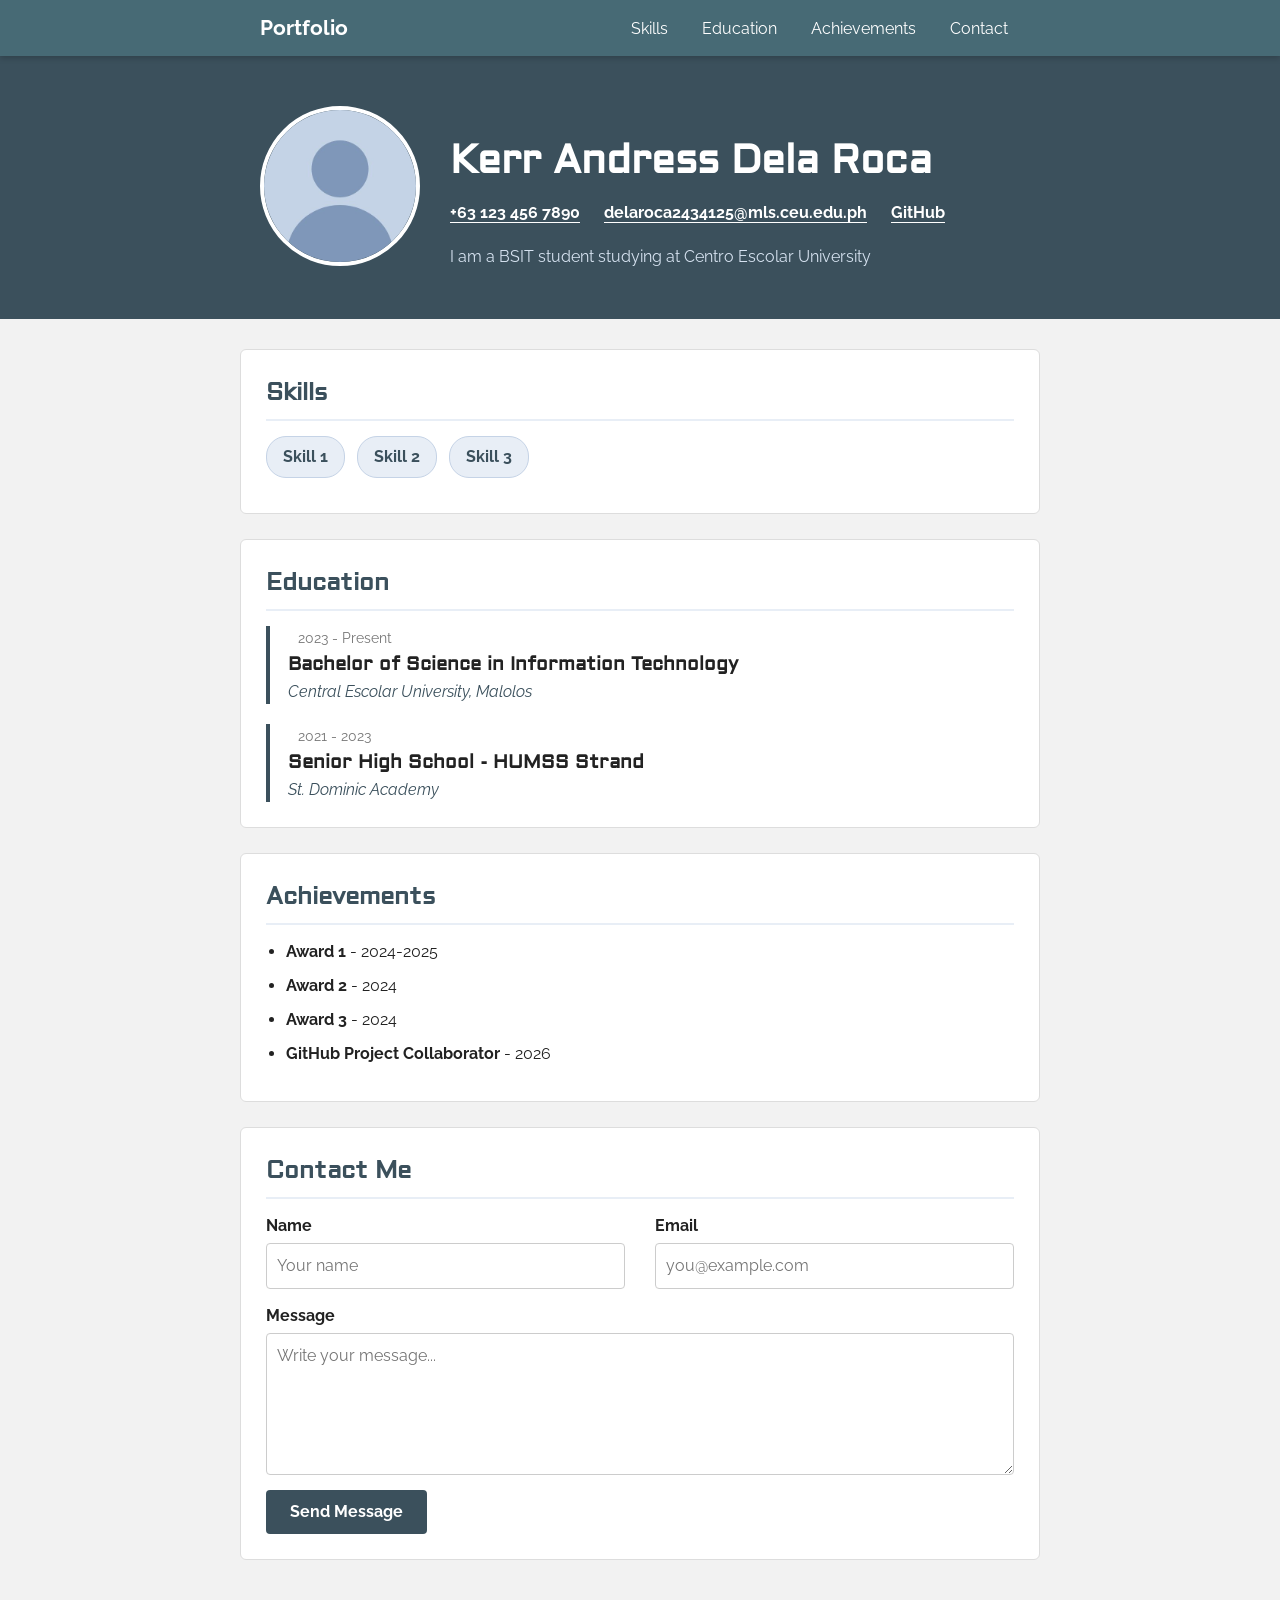
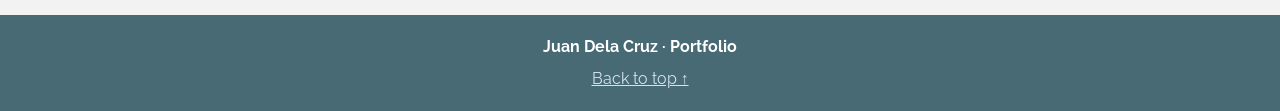
<file: index.html>
<!DOCTYPE html>
<html lang="en">

<head>
    <meta charset="UTF-8">
    <meta name="viewport" content="width=device-width, initial-scale=1.0">
    <title>PRIN135 - Midterm Exam | Portfolio</title>
    <link rel="preconnect" href="https://fonts.googleapis.com">
    <link rel="preconnect" href="https://fonts.gstatic.com" crossorigin>
    <link href="https://fonts.googleapis.com/css2?family=Aldrich&family=Raleway:ital,wght@0,100..900;1,100..900&display=swap" rel="stylesheet">
    <link rel="stylesheet" href="style.css">
</head>

<body id="top">

    <!-- ---------- Navigation ---------- -->
    <nav class="site-nav">
        <div class="nav-inner">
            <a href="#top" class="nav-brand">Portfolio</a>
            <ul class="nav-links">
                <li><a href="#skills">Skills</a></li>
                <li><a href="#education">Education</a></li>
                <li><a href="#achievements">Achievements</a></li>
                <li><a href="#contact">Contact</a></li>
            </ul>
        </div>
    </nav>

    <!-- ---------- Header ---------- -->
    <header class="site-header">
        <div class="header-inner clearfix">

            <div class="photo-box">
                <div class="photo-frame">
                    <!-- Replace the image with your own profile picture -->
                    <img class="photo" src="profile.jpg" alt="Profile picture of Juan Dela Cruz">
                </div>
            </div>

            <div class="header-text">
                <h1 class="name">Kerr Andress Dela Roca</h1>
                <ul class="header-links">
                    <li><a href="tel:+639123456789">+63 123 456 7890</a></li>
                    <li><a href="mailto:delaroca2434125@mls.ceu.edu.ph">delaroca2434125@mls.ceu.edu.ph</a></li>
                    <li><a href="https://github.com/delarocakerrandress" target="_blank" rel="noopener noreferrer">GitHub</a>
                    </li>
                </ul>
                <p class="profile">
                   I am a BSIT student studying at Centro Escolar University
                </p>
            </div>

        </div>
    </header>

    <main class="wrapper">

        <!-- ---------- Skills ---------- -->
        <section id="skills" class="card">
            <h2>Skills</h2>
            <ul class="skill-list">
                <li>Skill 1</li>
                <li>Skill 2</li>
                <li>Skill 3</li>

            </ul>
        </section>

        <!-- ---------- Education ---------- -->
        <section id="education" class="card">
            <h2>Education</h2>

            <div class="entry">
                <span class="entry-year">2023 - Present</span>
                <h3>Bachelor of Science in Information Technology</h3>
                <p class="entry-school">Central Escolar University, Malolos</p>
            </div>

            <div class="entry">
                <span class="entry-year">2021 - 2023</span>
                <h3>Senior High School - HUMSS Strand</h3>
                <p class="entry-school">St. Dominic Academy</p>
            </div>
        </section>

        <!-- ---------- Achievements ---------- -->
        <section id="achievements" class="card">
            <h2>Achievements</h2>
            <ul class="achievement-list">
                <li>
                    <strong>Award 1</strong> - 2024-2025
                </li>
                <li>
                    <strong>Award 2</strong> - 2024
                </li>
                <li>
                    <strong>Award 3</strong> - 2024
                </li>
                <li>
                    <strong>GitHub Project Collaborator</strong> - 2026
                </li>
            </ul>
        </section>

        <!-- ---------- Contact me ---------- -->
        <section id="contact" class="card">
            <h2>Contact Me</h2>
            <form class="contact-form" action="#" method="post">
                <div class="form-row clearfix">
                    <div class="field field-left">
                        <label for="name">Name</label>
                        <input type="text" id="name" name="name" placeholder="Your name" required>
                    </div>

                    <div class="field field-right">
                        <label for="email">Email</label>
                        <input type="email" id="email" name="email" placeholder="you@example.com" required>
                    </div>
                </div>

                <label for="message">Message</label>
                <textarea id="message" name="message" rows="5" placeholder="Write your message..." required></textarea>

                <button type="submit">Send Message</button>
            </form>
        </section>

    </main>

    <!-- ---------- Footer ---------- -->
    <footer class="site-footer">
        <p class="footer-name">Juan Dela Cruz &middot; Portfolio</p>
        <a href="#top" class="back-to-top">Back to top &uarr;</a>
    </footer>

</body>

</html>
</file>
<file: style.css>
/* ---------- Reset & base ---------- */
* {
  box-sizing: border-box; 
}

html {
  scroll-behavior: smooth;
}

body {
  margin: 0;
  /* Task #14 */
  font-family: "Raleway", Helvetica, sans-serif;
  line-height: 1.5;
  background: #f2f2f2;
  color: #222;
}

h1, h2, h3 {
  font-family: "Aldrich", Helvetica, sans-serif;
  margin-top: 0;
}

section {
  scroll-margin-top: 70px;
}

/* ---------- Navigation ---------- */
.site-nav {
  /* Task #2 */
  position: fixed;
  width: 100%;
  height: 56px;
  z-index: 10;
  background: #476a75;
  box-shadow: 0 2px 6px rgba(0, 0, 0, 0.2);
}

.nav-inner {
   /* Task #3 */
  max-width: 800px;
  margin-left: auto;
  margin-right: auto;
  padding: 0 20px;
}

.nav-brand {
  float: left;
  line-height: 56px;
  color: #fff;
  font-size: 1.3rem;
  font-weight: bold;
  text-decoration: none;
  
}

.nav-links {
  float: right;
  list-style: none;
  margin: 0;
  padding: 0;
}

.nav-links li {
  display: inline-block;   
}

.nav-links a {
  display: inline-block;
  margin: 11px 0 0 6px;
  padding: 6px 12px;
  border-radius: 4px;
  color: #fff;
  text-decoration: none;
}

.nav-links a:hover {
   /* Task #4 */
   color:rgb(192, 235, 235);
}

/* ---------- Header ---------- */
.site-header {
  background: #3b505c;
  color: #fff;
  padding: 106px 20px 50px; 
}

.header-inner {
   /* Task #5 */
  max-width: 760px;
  margin-left: auto;
  margin-right: auto;

}

.clearfix::after {
  content: "";
  display: block;
  clear: both;
}

.photo-box {
  float: left;
  width: 160px;
  margin-right: 30px;
}

.photo-frame {
  width: 160px;
  height: 160px;
  border: 4px solid #fff;
   /* Task #6 */
  border-radius: 100px;
  overflow: hidden;
  background: #476a75;
}

.photo {
  display: block;
  width: 100%;
  height: 100%;
  object-fit: cover;
}

.header-text {
  overflow: hidden;
  padding-top: 25px;
}

.name {
  margin: 0 0 10px;
  font-size: 2.5rem;
}

.header-links {
  list-style: none;
  margin: 0 0 15px;
  padding: 0;
}

.header-links li {
  display: inline-block;
  margin: 0 20px 5px 0;
}

.header-links a {
  color: #fff;
  font-weight: bold;
  text-decoration: none;
   /* Task #7 */
   border-bottom: 1px solid #ffffff;
  
}

.header-links a:hover {
  color: #d6e2f0;
}

.profile {
  margin: 0;
  color: #d6e2f0;
}

/* ---------- Wrapper & cards ---------- */
.wrapper {
   /* Task #8 */
  max-width: 800px;
  margin-left: auto;
  margin-right: auto;
  padding-top: 30px;
  padding-bottom: 30px;

}

.card {
  background: #fff;
  border: 1px solid #ddd;
  border-radius: 6px;
  padding: 25px;
  margin-bottom: 25px;
}

.card h2 {
  margin-bottom: 15px;
  padding-bottom: 8px;
  border-bottom: 2px solid #e8eef6;
  color: #3b505c;
}

/* ---------- Skills ---------- */
.skill-list {
  list-style: none;
  margin: 0;
  padding: 0;
}

.skill-list li {
   /* Task #9 */
  display: inline-block;
  margin: 0 8px 10px 0;
  padding: 8px 16px;
  background: #e8eef6;
  border: 1px solid #c5d3e6;
  border-radius: 20px;
  color: #3b505c;
  font-weight: bold;
}

/* ---------- Education ---------- */
.entry {
  position: relative;
  margin-bottom: 20px;
  padding-left: 18px;
   /* Task #10 */
  border-left: 4px solid #3b505c;
}

.entry:last-child {
  margin-bottom: 0;
}

.entry h3 {
  margin-bottom: 2px;
}

.entry p {
  margin: 0;
}

.entry-year {
   /* Task #11 */
  margin-left: 10px;
  color: #777;
  font-size: 0.9rem;
}

.entry-school {
  color: #3b505c;
  font-style: italic;
}

/* ---------- Achievements ---------- */
.achievement-list {
  margin: 0;
  padding-left: 20px;
}

.achievement-list li {
   /* Task #12 */
   padding-bottom: 10px;
}

/* ---------- Contact form ---------- */
.form-row .field {
  width: 48%;                
}

.field-left {
  float: left;
}

.field-right {
  float: right;
}

.contact-form label {
  display: block;
  margin-bottom: 5px;
  font-weight: bold;
}

.contact-form input,
.contact-form textarea {
  display: block;
  width: 100%;
  margin-bottom: 15px;
  padding: 10px;
  border: 1px solid #ccc;
  border-radius: 4px;
  font: inherit;
}

.contact-form textarea {
  resize: vertical;
}

.contact-form button {
  padding: 10px 24px;
  border: none;
  border-radius: 4px;
  background: #3b505c;
  color: #fff;
  font: inherit;
  font-weight: bold;
  cursor: pointer;
}

.contact-form button:hover {
  background: #5c7381;
}

/* ---------- Footer ---------- */
.site-footer {
  background: #476a75;
  color: #fff;
  padding: 20px 30px;
   /* Task #13 */
  text-align: center;
}

.footer-name {
  margin: 0 0 8px;
  font-weight: bold;
}

.back-to-top {
  color: #d6e2f0;
}

/* ---------- Small screens ---------- */
@media (max-width: 600px) {
  .nav-inner {
    padding: 0 12px;
  }

  .nav-links a {
    margin-left: 0;
    padding: 6px 7px;
    font-size: 0.85rem;
  }

  /* Stack the photo above the text */
  .photo-box {
    float: none;
    margin: 0 auto 20px;
  }

  .header-text {
    padding-top: 0;
    text-align: center;
  }

  .header-links li {
    margin: 0 10px 5px;        /* even spacing so the row stays centered */
  }

  .entry-year {
    float: none;
    display: block;
    margin: 0;
  }
}
</file>
